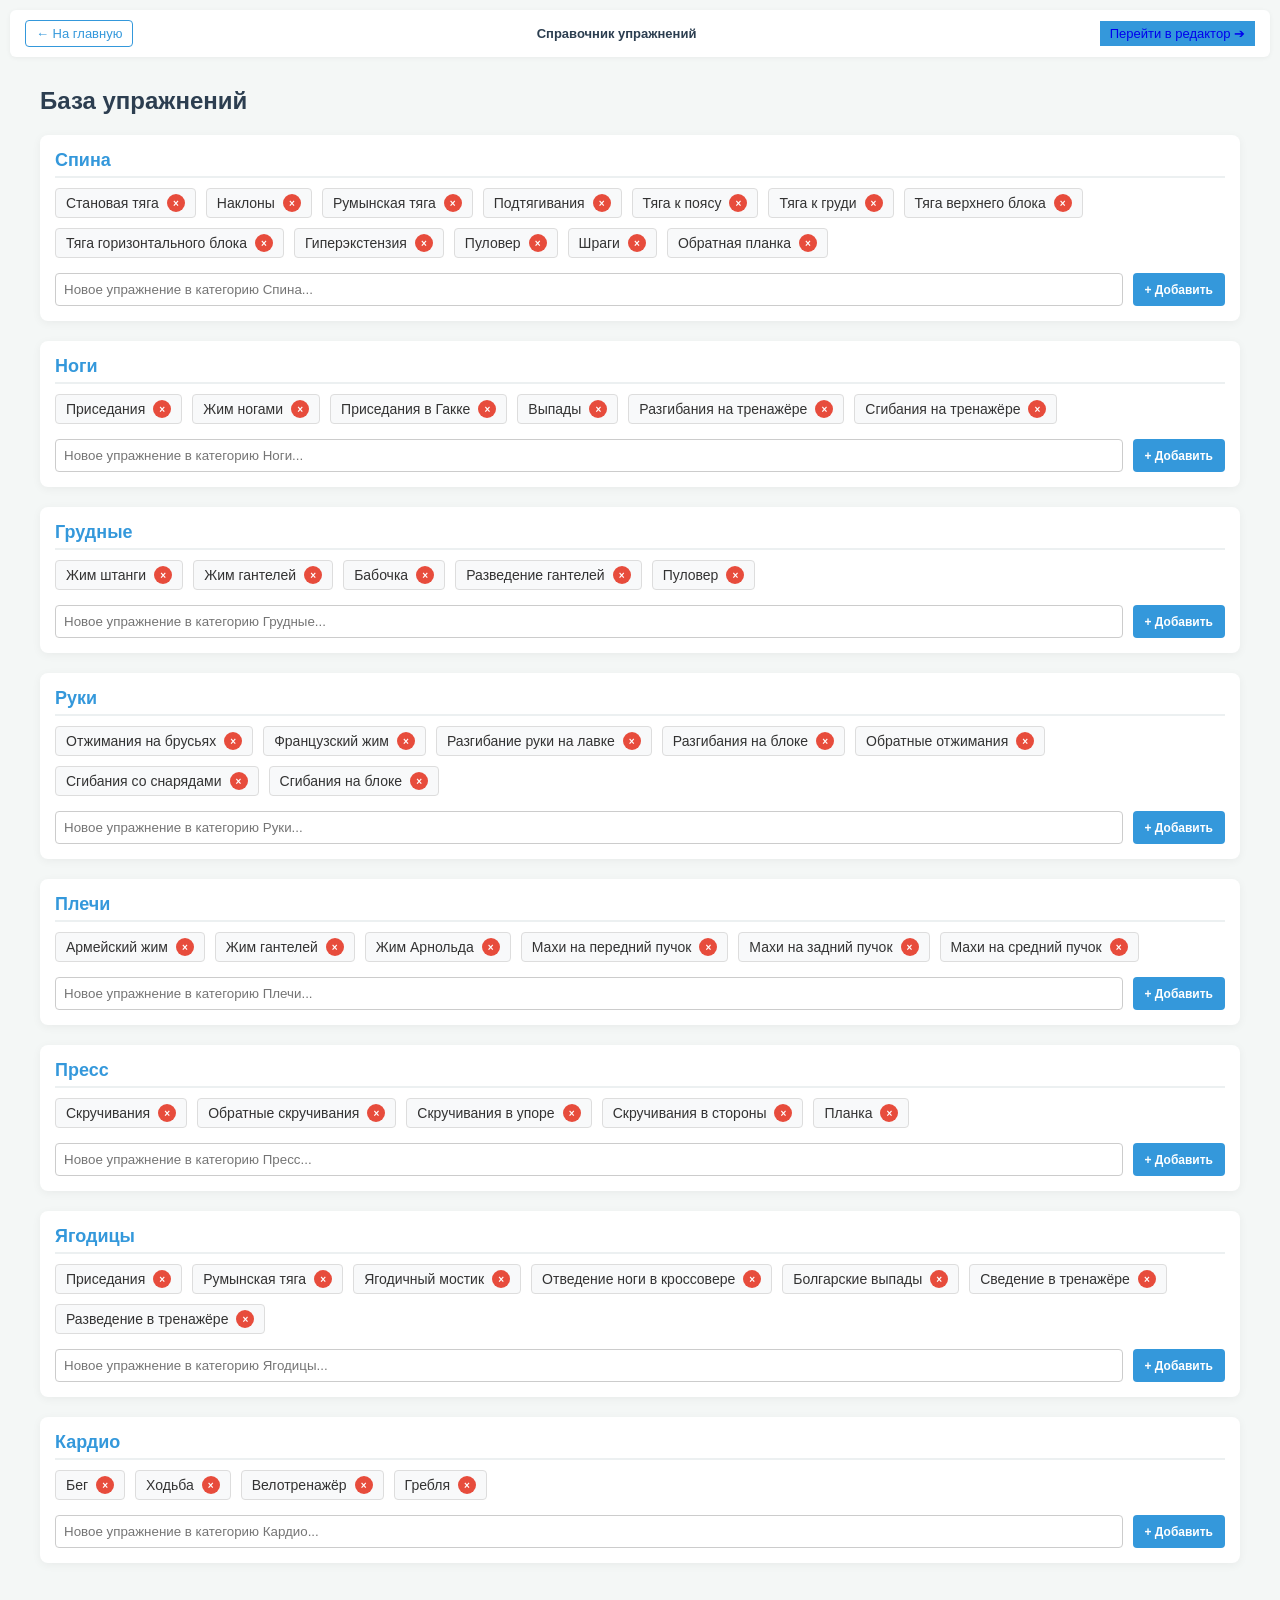
<file: library.html>
<!DOCTYPE html>
<html lang="ru">
<head>
    <meta charset="UTF-8">
    <meta name="viewport" content="width=device-width, initial-scale=1.0">
    <title>Библиотека упражнений</title>
    <link rel="stylesheet" href="style.css">
    <style>
        .dict-container { max-width: 1200px; margin: 0 auto; padding: 20px; }
        .dict-header { display: flex; justify-content: space-between; align-items: center; margin-bottom: 20px; }
        .dict-title { font-size: 24px; color: #2c3e50; margin: 0; }
        
        .category-block { background: white; border-radius: 8px; padding: 15px; margin-bottom: 20px; box-shadow: 0 2px 10px rgba(0,0,0,0.05); }
        .category-title { font-size: 18px; color: #3498db; margin-top: 0; margin-bottom: 10px; border-bottom: 2px solid #ecf0f1; padding-bottom: 5px; }
        
        .ex-list { display: flex; flex-wrap: wrap; gap: 10px; margin-bottom: 15px; }
        .ex-item { background: #f8f9fa; border: 1px solid #ddd; padding: 5px 10px; border-radius: 4px; display: flex; align-items: center; gap: 8px; font-size: 14px; }
        .ex-del-btn { background: #e74c3c; color: white; border: none; border-radius: 50%; width: 18px; height: 18px; display: flex; align-items: center; justify-content: center; cursor: pointer; font-size: 10px; padding: 0; }
        .ex-del-btn:hover { background: #c0392b; }
        
        .add-ex-form { display: flex; gap: 10px; }
        .add-ex-input { flex: 1; padding: 8px; border: 1px solid #ccc; border-radius: 4px; outline: none; }
        .add-ex-input:focus { border-color: #3498db; }
    </style>
</head>
<body>

<div class="top-nav">
    <a href="index.html" class="btn-link" style="padding: 5px 10px; border-radius: 4px;">← На главную</a>
    <span style="font-weight: bold; color: #2c3e50;">Справочник упражнений</span>
    <a href="table.html" class="btn-add" style="text-decoration: none; padding: 5px 10px;">Перейти в редактор ➔</a>
</div>

<div class="dict-container">
    <div class="dict-header">
        <h1 class="dict-title">База упражнений</h1>
    </div>
    <div id="dictionaryContainer"></div>
</div>

<script>
    // Базовый справочник, который ты скинул
    const defaultDictionary = {
        "Спина": ["Становая тяга", "Наклоны", "Румынская тяга", "Подтягивания", "Тяга к поясу", "Тяга к груди", "Тяга верхнего блока", "Тяга горизонтального блока", "Гиперэкстензия", "Пуловер", "Шраги", "Обратная планка"],
        "Ноги": ["Приседания", "Жим ногами", "Приседания в Гакке", "Выпады", "Разгибания на тренажёре", "Сгибания на тренажёре"],
        "Грудные": ["Жим штанги", "Жим гантелей", "Бабочка", "Разведение гантелей", "Пуловер"],
        "Руки": ["Отжимания на брусьях", "Французский жим", "Разгибание руки на лавке", "Разгибания на блоке", "Обратные отжимания", "Сгибания со снарядами", "Сгибания на блоке"],
        "Плечи": ["Армейский жим", "Жим гантелей", "Жим Арнольда", "Махи на передний пучок", "Махи на задний пучок", "Махи на средний пучок"],
        "Пресс": ["Скручивания", "Обратные скручивания", "Скручивания в упоре", "Скручивания в стороны", "Планка"],
        "Ягодицы": ["Приседания", "Румынская тяга", "Ягодичный мостик", "Отведение ноги в кроссовере", "Болгарские выпады", "Сведение в тренажёре", "Разведение в тренажёре"],
        "Кардио": ["Бег", "Ходьба", "Велотренажёр", "Гребля"]
    };

    // Загружаем из LocalStorage или берем дефолтный
    let dictionary = JSON.parse(localStorage.getItem('trainerDictionary')) || defaultDictionary;

    function saveDictionary() {
        localStorage.setItem('trainerDictionary', JSON.stringify(dictionary));
    }

    function renderDictionary() {
        const container = document.getElementById('dictionaryContainer');
        container.innerHTML = '';

        for (const [category, exercises] of Object.entries(dictionary)) {
            const block = document.createElement('div');
            block.className = 'category-block';
            
            let exHtml = '';
            exercises.forEach((ex, index) => {
                exHtml += `
                    <div class="ex-item">
                        <span>${ex}</span>
                        <button class="ex-del-btn" onclick="deleteExercise('${category}', ${index})" title="Удалить">×</button>
                    </div>
                `;
            });

            block.innerHTML = `
                <h3 class="category-title">${category}</h3>
                <div class="ex-list">${exHtml}</div>
                <div class="add-ex-form">
                    <input type="text" class="add-ex-input" id="input-${category}" placeholder="Новое упражнение в категорию ${category}...">
                    <button class="btn-add" onclick="addExercise('${category}')">+ Добавить</button>
                </div>
            `;
            container.appendChild(block);
        }
    }

    function addExercise(category) {
        const input = document.getElementById(`input-${category}`);
        const val = input.value.trim();
        if (val && !dictionary[category].includes(val)) {
            dictionary[category].push(val);
            saveDictionary();
            renderDictionary();
        } else if (dictionary[category].includes(val)) {
            alert('Такое упражнение уже есть!');
        }
    }

    function deleteExercise(category, index) {
        if(confirm(`Удалить "${dictionary[category][index]}" из справочника?`)) {
            // Удаляем из списка
            dictionary[category].splice(index, 1);
            saveDictionary();
            renderDictionary();
        }
    }

    // Инициализация
    window.onload = renderDictionary;
</script>
</body>
</html>
</file>
<file: style.css>
/* === ОБЩИЕ СТИЛИ === */
body { font-family: 'Segoe UI', Tahoma, Geneva, Verdana, sans-serif; background-color: #f4f7f6; color: #333; margin: 0; padding: 10px; font-size: 13px; }
button { cursor: pointer; border: none; border-radius: 4px; padding: 6px 12px; font-weight: bold; transition: 0.2s; font-family: inherit; font-size: 12px; display: inline-flex; align-items: center; justify-content: center; gap: 6px; text-decoration: none; color: white; }
.btn-add { background-color: #3498db; }
.btn-add:hover { background-color: #2980b9; }
.btn-del { background-color: #e74c3c; padding: 2px 6px; font-size: 11px; }
.btn-del:hover { background-color: #c0392b; }
.btn-add-set { background-color: #2ecc71; padding: 2px 6px; font-size: 11px; }
.btn-add-set:hover { background-color: #27ae60; }
.btn-cycle { background-color: #2c3e50; font-size: 14px; padding: 10px 15px; width: 100%; margin-bottom: 20px; border-radius: 6px; }
.btn-cycle:hover { background-color: #1a252f; }
.btn-copy { background-color: #f39c12; font-size: 11px; padding: 3px 8px; }
.btn-copy:hover { background-color: #e67e22; }
.btn-delete-item { background-color: #e74c3c; font-size: 11px; padding: 3px 8px; }
.btn-delete-item:hover { background-color: #c0392b; }
.btn-link { background: transparent; color: #3498db; border: 1px solid #3498db; text-decoration: none;}
.btn-link:hover { background: #3498db; color: white; }

/* === ГЛАВНАЯ (БИБЛИОТЕКА) === */
.library-container { max-width: 1200px; margin: 0 auto; padding: 20px; }
.library-header { display: flex; justify-content: space-between; align-items: center; margin-bottom: 30px; }
.library-title { font-size: 28px; color: #2c3e50; margin: 0; }
.folders-grid { display: grid; grid-template-columns: repeat(auto-fill, minmax(250px, 1fr)); gap: 20px; }
.folder-card { background: white; border-radius: 8px; padding: 20px; box-shadow: 0 4px 10px rgba(0,0,0,0.05); border: 1px solid #e1e4e6; transition: 0.2s; display: flex; flex-direction: column; align-items: center; text-align: center; cursor: pointer; }
.folder-card:hover { transform: translateY(-5px); box-shadow: 0 6px 15px rgba(0,0,0,0.1); border-color: #3498db; }
.folder-icon { font-size: 40px; margin-bottom: 10px; }
.folder-name { font-size: 16px; font-weight: bold; color: #2c3e50; margin-bottom: 5px; }
.folder-stats { font-size: 12px; color: #7f8c8d; }

/* === РЕДАКТОР (TABLE.HTML) === */
.layout { display: flex; gap: 20px; max-width: 1600px; margin: 0 auto; height: 95vh; }
.left-panel { flex: 0 0 60%; overflow-y: auto; padding-right: 10px; }
.right-panel { flex: 1; background: #fff; border-radius: 8px; border: 2px dashed #bdc3c7; display: flex; justify-content: center; align-items: center; color: #95a5a6; font-size: 18px; font-weight: bold; position: sticky; top: 10px; height: calc(100vh - 20px); flex-direction: column; gap: 10px;}
.top-nav { max-width: 1600px; margin: 0 auto 10px auto; display: flex; justify-content: space-between; align-items: center; background: white; padding: 10px 15px; border-radius: 6px; box-shadow: 0 1px 5px rgba(0,0,0,0.05); }

/* Таблица ПМ */
.pm-section { background: white; padding: 8px 10px; border-radius: 6px; box-shadow: 0 1px 5px rgba(0,0,0,0.05); margin-bottom: 10px; display: flex; gap: 15px; align-items: flex-start; }
.pm-table { border-collapse: collapse; font-size: 11px;}
.pm-table th, .pm-table td { border: 1px solid #ddd; padding: 2px 6px; text-align: center; }
.pm-table input { width: 60px; border: none; text-align: center; font-size: 11px; outline: none; }

/* Циклы */
.cycle-block { background: #fff; border-radius: 6px; padding: 10px; margin-bottom: 15px; border: 1px solid #bdc3c7; box-shadow: 0 2px 5px rgba(0,0,0,0.03); }
.cycle-header { display: flex; justify-content: space-between; align-items: center; margin-bottom: 8px; border-bottom: 1px solid #eee; padding-bottom: 5px; }
.cycle-title-wrapper { display: flex; align-items: center; gap: 8px; }
.cycle-title-input { font-size: 15px; font-weight: bold; color: #2c3e50; border: 1px solid transparent; background: transparent; padding: 1px 4px; border-radius: 4px; width: 200px; font-family: inherit;}
.cycle-title-input:hover { border-color: #ccc; background: #f9f9f9; }
.cycle-title-input:focus { border-color: #3498db; background: #fff; outline: none; }

/* Недели */
.week-block { background: #f4f6f7; border-radius: 4px; padding: 8px; margin-bottom: 10px; border: 1px solid #e1e4e6; }
.week-header { display: flex; justify-content: space-between; align-items: center; margin-bottom: 8px; }
.week-title-wrapper { display: flex; align-items: center; gap: 8px; }
.week-title { font-size: 13px; font-weight: bold; color: #2c3e50; margin: 0; cursor: pointer; display: flex; align-items: center; gap: 4px;}
.week-title:hover { color: #3498db; }
.week-name-input { font-size: 13px; font-weight: bold; color: #2c3e50; border: 1px solid transparent; background: transparent; padding: 1px 4px; border-radius: 4px; width: 150px; font-family: inherit;}
.week-name-input:hover { border-color: #ccc; background: white; }
.week-name-input:focus { border-color: #3498db; background: white; outline: none; }
.week-summary { background: #fff; padding: 3px 8px; border-radius: 4px; box-shadow: 0 1px 2px rgba(0,0,0,0.05); display: flex; gap: 10px; font-weight: bold; font-size: 11px; align-items: center;}
.week-summary span.main-val { color: #e67e22; }

/* Стрелочки динамики */
.trend-indicator { font-size: 10px; margin-left: 2px; cursor: help; position: relative; display: inline-block; }
.trend-up { color: #27ae60; }
.trend-down { color: #c0392b; }

/* Основная таблица (тренировка) */
.workout-block { background: white; padding: 8px; border-radius: 4px; box-shadow: 0 1px 2px rgba(0,0,0,0.05); margin-bottom: 8px; overflow-x: auto; }
.workout-header { display: flex; justify-content: space-between; margin-bottom: 4px; align-items: center;}
.workout-title-input { font-size: 12px; font-weight: bold; color: #34495e; border: 1px solid transparent; background: transparent; padding: 1px 4px; border-radius: 3px; width: 150px; font-family: inherit;}
.workout-title-input:hover { border-color: #ccc; background: #f9f9f9;}
.workout-title-input:focus { border-color: #3498db; background: #fff; outline: none; }

.main-table { border-collapse: collapse; width: 100%; min-width: 700px; }
.main-table th, .main-table td { border: 1px solid #ccc; padding: 2px; text-align: center; vertical-align: middle; }
.main-table th { background-color: #f8f9fa; font-size: 10px; color: #555;}

/* Поля ввода */
.input-ex { width: 70px; padding: 2px 4px; border: 1px solid #ccc; border-radius: 3px; text-align: center; font-size: 11px;}
.input-ex.comment { width: 120px; text-align: left; }
.input-set { width: 28px; padding: 2px; border: 1px solid #ccc; border-radius: 3px; text-align: center; font-size: 10px; }

/* Блок подхода (КВАДРАТНЫЙ) */
.scroll-sets { display: flex; flex-wrap: nowrap; gap: 4px; overflow-x: auto; padding-bottom: 2px; }
.set-block { display: flex; flex-direction: column; align-items: center; background: #fdfbfb; padding: 3px; border-radius: 4px; border: 1px dashed #ccc; min-width: 50px; transition: 0.2s; }
.set-label { font-size: 8px; color: #888; text-transform: uppercase; margin-bottom: 1px;}
.set-row { display: flex; justify-content: space-between; width: 100%; gap: 2px; }
.set-col { display: flex; flex-direction: column; align-items: center; flex: 1; }
.calc-cell { font-weight: bold; font-size: 11px; color: #e67e22; }

/* Цвета для подходов */
.set-percent { font-size: 9px; font-weight: bold; padding: 1px 2px; margin-top: 2px; border-radius: 2px; }
.set-inactive { border-color: #eee; background-color: #fafafa; opacity: 0.6; }
.set-inactive .set-percent { color: #999; background: #eee; }
.set-green { border-color: #2ecc71; background-color: #f0fdf4; }
.set-green .set-percent { color: #27ae60; background: #d4f5e2; }
.set-yellow { border-color: #f1c40f; background-color: #fffdf0; }
.set-yellow .set-percent { color: #d35400; background: #fcf3cf; }
.set-red { border-color: #e74c3c; background-color: #fdf2f1; }
.set-red .set-percent { color: #c0392b; background: #fadbd8; }
.set-black { border-color: #2c3e50; background-color: #f4f6f7; }
.set-black .set-percent { color: #fff; background: #2c3e50; }

.hidden { display: none !important; }
.collapse-icon { font-size: 10px; color: #7f8c8d; }

::-webkit-scrollbar { width: 6px; height: 6px; }
::-webkit-scrollbar-track { background: #f1f1f1; }
::-webkit-scrollbar-thumb { background: #ccc; border-radius: 3px; }
::-webkit-scrollbar-thumb:hover { background: #aaa; }
</file>
